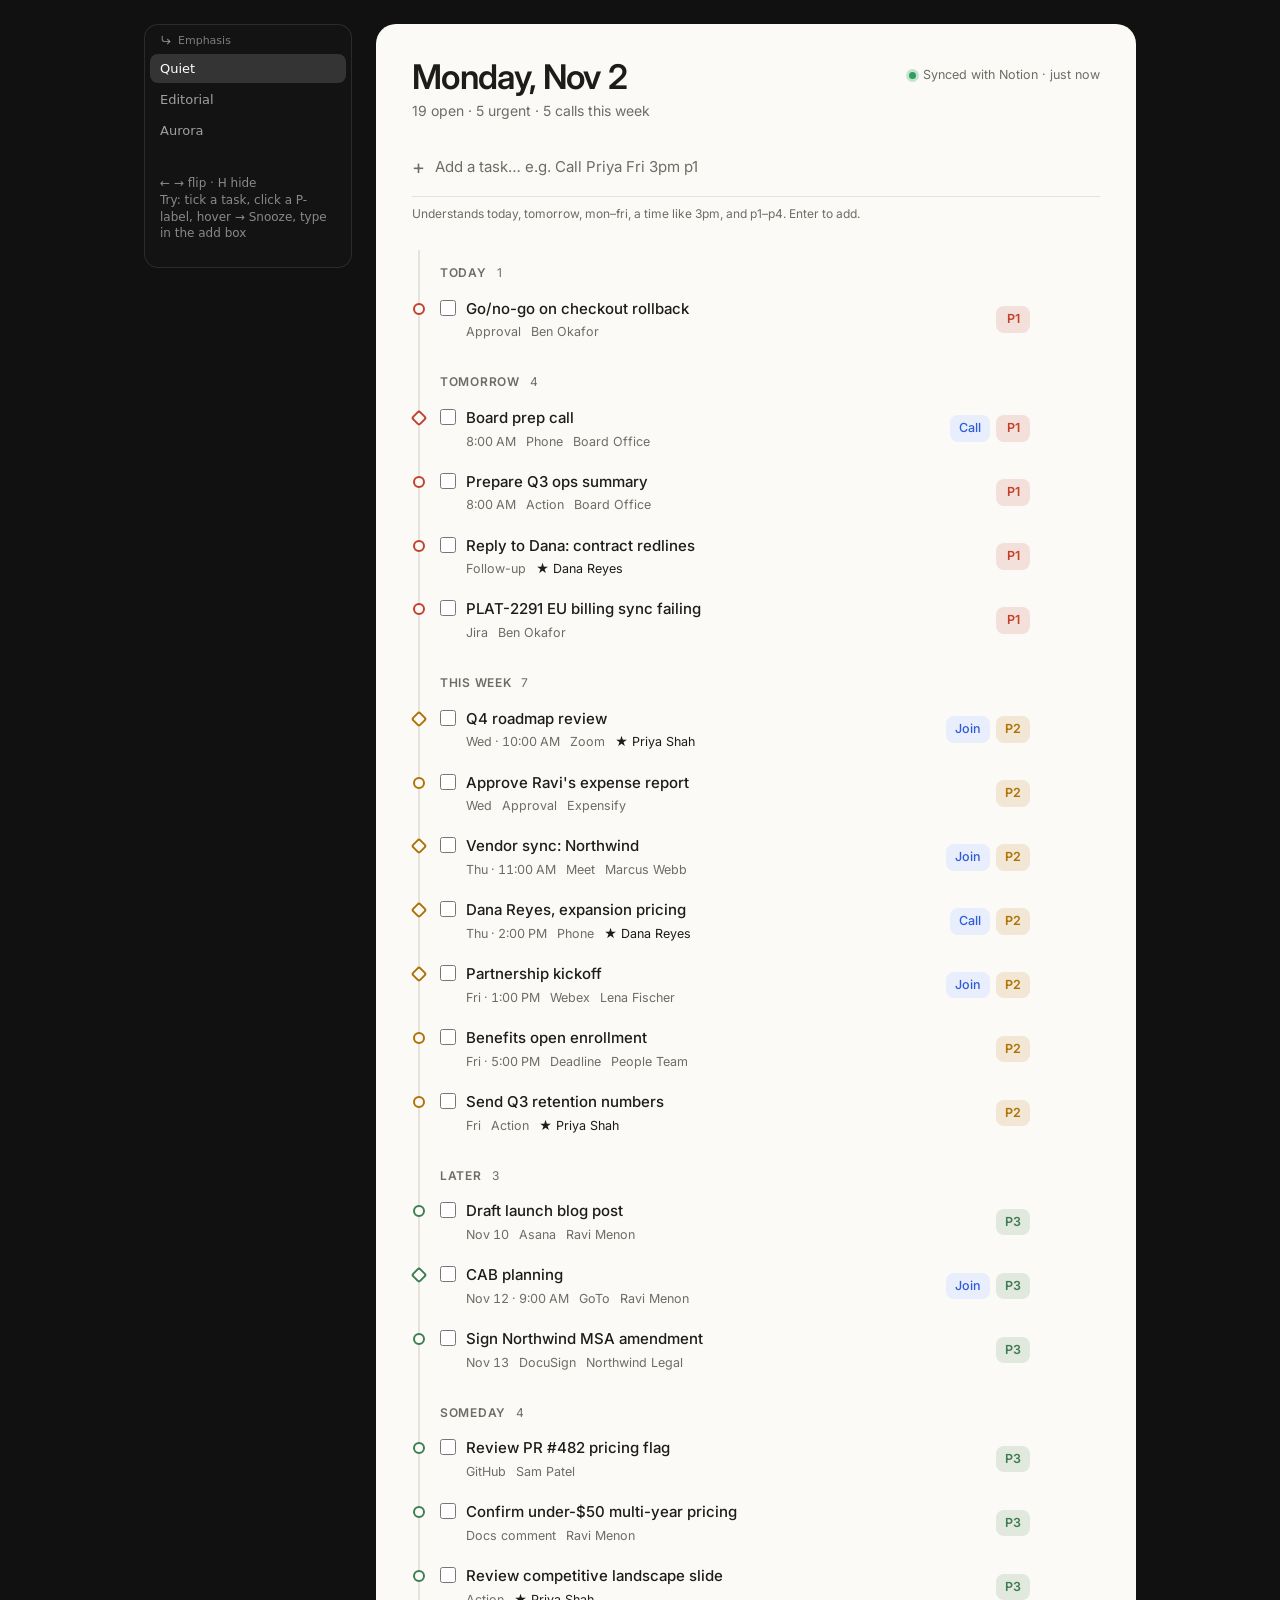
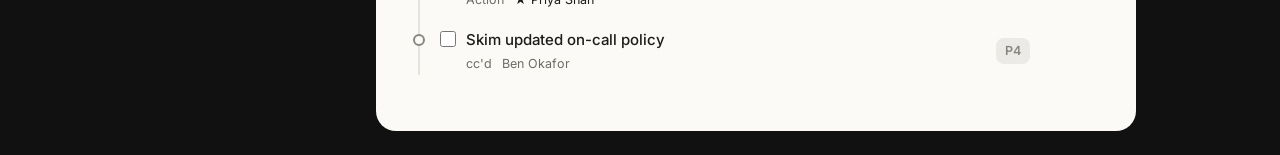
<file: docs/superpowers/specs/assets/today-ui-mockup.html>
<!DOCTYPE html>
<html lang="en">
<head>
<meta charset="utf-8">
<meta name="viewport" content="width=device-width, initial-scale=1">
<title>Inbox to Action: one-surface styles</title>
<link rel="preconnect" href="https://fonts.googleapis.com">
<link href="https://fonts.googleapis.com/css2?family=Fraunces:opsz,wght@9..144,400;9..144,600&family=Inter:wght@400;500;600&family=Geist:wght@400;500;600&family=Geist+Mono:wght@400;500&display=swap" rel="stylesheet">
<style>
  * { box-sizing:border-box; }
  body { margin:0; background:#111; font:14px/1.45 system-ui,-apple-system,sans-serif; }

  /* ---------- picker (outside the design system) ---------- */
  .variant-page { container: variant-page / inline-size; padding:24px; }
  .variant-layout { display:flex; flex-direction:column; gap:16px; max-width:760px; margin-inline:auto; }
  .variant-picker { all:unset; display:none; flex-direction:column; gap:16px; padding:6px; border-radius:14px; background:rgb(20 20 20 / .92); box-shadow:inset 0 0 0 1px rgb(255 255 255 / .1); font:13px/1 system-ui,-apple-system,sans-serif; user-select:none; }
  .variant-picker-group { display:flex; flex-direction:column; gap:2px; }
  .variant-picker-heading { display:flex; align-items:center; gap:6px; padding:4px 10px 6px; font-size:11px; font-weight:500; color:rgb(255 255 255 / .45); }
  .variant-picker button { all:unset; padding:8px 10px; border-radius:8px; color:rgb(255 255 255 / .6); cursor:pointer; white-space:nowrap; }
  .variant-picker button:hover { color:rgb(255 255 255 / .85); }
  .variant-picker button[aria-pressed="true"] { background:rgb(255 255 255 / .14); color:#fff; font-weight:500; }
  .variant-picker button:focus-visible { outline:2px solid rgb(255 255 255 / .7); outline-offset:2px; }
  .variant-picker-select { position:relative; align-self:flex-start; color:#fff; }
  .variant-picker-select select { all:unset; padding:10px 36px 10px 16px; border-radius:999px; background:rgb(20 20 20 / .92); box-shadow:inset 0 0 0 1px rgb(255 255 255 / .15); font:500 13px/1 system-ui,sans-serif; cursor:pointer; }
  .variant-picker-select svg { position:absolute; top:50%; right:14px; translate:0 -50%; pointer-events:none; color:rgb(255 255 255 / .6); }
  .variant-note { font:12px/1.4 system-ui,sans-serif; color:rgb(255 255 255 / .5); padding:2px 10px 8px; }
  @container variant-page (min-width: 992px) {
    .variant-layout { display:grid; grid-template-columns:208px 760px; justify-content:center; gap:24px; align-items:start; max-width:none; }
    .variant-picker { display:flex; position:sticky; top:24px; }
    .variant-picker-select { display:none; }
  }
  .picker-hidden .variant-picker, .picker-hidden .variant-picker-select { display:none !important; }

  /* ---------- the app: shared structure ---------- */
  .app { --r:14px; background:var(--bg); color:var(--text); border-radius:20px; padding:36px 36px 48px; font-family:var(--body); min-width:0; position:relative; }
  .app :focus-visible { outline:2px solid var(--accent); outline-offset:2px; border-radius:6px; }
  .top { display:flex; justify-content:space-between; align-items:flex-start; gap:16px; flex-wrap:wrap; }
  .date { font-family:var(--display); font-size:var(--date-size); line-height:1; letter-spacing:var(--date-track); margin:0; font-weight:var(--date-weight); }
  .date small { display:block; font-family:var(--body); font-size:14px; letter-spacing:0; color:var(--muted); margin-top:10px; font-weight:400; }
  .sync { display:flex; align-items:center; gap:7px; font-size:12.5px; color:var(--muted); font-family:var(--meta); padding-top:6px; }
  .sync i { width:7px; height:7px; border-radius:50%; background:var(--ok); box-shadow:0 0 0 3px color-mix(in oklch, var(--ok) 25%, transparent); }
  .sync.busy i { background:var(--accent); }

  .add { margin:28px 0 8px; display:flex; gap:10px; align-items:center; border-bottom:1px solid var(--line); padding:4px 0 12px; }
  .add label { color:var(--muted); font-size:20px; line-height:1; }
  .add input { flex:1; min-width:0; border:0; background:transparent; color:var(--text); font:inherit; font-size:15px; padding:6px 0; }
  .add input::placeholder { color:var(--muted); }
  .add input:focus { outline:none; }
  .add:focus-within { border-color:var(--accent); }
  .hint { font-size:12px; color:var(--muted); font-family:var(--meta); margin:0 0 20px; }

  .flow { position:relative; }
  .flow::before { content:""; position:absolute; inset-block:8px; inset-inline-start:var(--rail-x); width:var(--rail-w); background:var(--rail); border-radius:2px; }
  .sec { position:relative; padding-top:22px; }
  .sec h2 { margin:0 0 6px; padding-inline-start:var(--content-x); font-family:var(--meta); font-size:var(--sec-size); text-transform:var(--sec-case); letter-spacing:var(--sec-track); color:var(--sec-color); font-weight:var(--sec-weight); display:flex; gap:10px; align-items:baseline; }
  .sec h2 span { color:var(--muted); font-weight:400; }
  .item { position:relative; display:grid; grid-template-columns:minmax(0,1fr) auto; gap:4px 12px; padding:10px 0 10px var(--content-x); border-radius:10px; transition:background-color 150ms ease-out; }
  .item:hover, .item:focus-within { background:var(--hover); }
  .node { position:absolute; inset-inline-start:calc(var(--rail-x) + var(--rail-w)/2 - 6px); top:15px; width:12px; height:12px; border-radius:50%; background:var(--bg); border:2px solid var(--pc); }
  .item.call .node { border-radius:3px; transform:rotate(45deg); }
  .line { display:flex; gap:10px; align-items:baseline; min-width:0; }
  .line input[type=checkbox] { flex:none; width:16px; height:16px; margin:0; translate:0 2px; accent-color:var(--accent); }
  .t { font-weight:var(--t-weight); font-size:var(--t-size); min-width:0; overflow-wrap:anywhere; cursor:pointer; }
  .item.done .t { text-decoration:line-through; color:var(--muted); }
  .item.done .node { background:var(--pc); }
  .meta { grid-column:1; display:flex; flex-wrap:wrap; gap:4px 10px; padding-inline-start:26px; font-size:12.5px; color:var(--muted); font-family:var(--meta); }
  .meta .vip { color:var(--text); }
  .when { font-variant-numeric:tabular-nums; }
  .acts { grid-column:2; grid-row:1 / span 2; display:flex; gap:6px; align-items:center; align-self:center; }
  .btn { border:0; background:transparent; color:var(--muted); font:500 12.5px/1 var(--meta); padding:7px 9px; border-radius:8px; cursor:pointer; text-decoration:none; white-space:nowrap; }
  .btn:hover { background:var(--hover-strong); color:var(--text); }
  .join { color:var(--accent); background:var(--accent-soft); }
  .prio { color:var(--pc); background:color-mix(in oklch, var(--pc) 14%, transparent); font-weight:600; min-width:34px; }
  .snooze { opacity:0; }
  .item:hover .snooze, .item:focus-within .snooze { opacity:1; }
  @media (hover:none) { .snooze { opacity:1; } }
  .p1 { --pc:var(--c1); } .p2 { --pc:var(--c2); } .p3 { --pc:var(--c3); } .p4 { --pc:var(--c4); }

  .menu { position:absolute; z-index:5; background:var(--menu-bg); color:var(--text); border-radius:12px; padding:6px; box-shadow:0 12px 32px rgb(0 0 0 / .25), 0 0 0 1px var(--line); min-width:170px; }
  .menu button { display:flex; width:100%; gap:8px; align-items:center; border:0; background:transparent; color:inherit; font:13px/1.2 var(--body); padding:8px 10px; border-radius:8px; cursor:pointer; text-align:start; }
  .menu button:hover, .menu button:focus-visible { background:var(--hover-strong); outline:none; }
  .menu .dot { width:8px; height:8px; border-radius:50%; background:var(--pc); }
  .menu small { margin-inline-start:auto; color:var(--muted); font-family:var(--meta); }

  .toast { position:fixed; left:50%; bottom:24px; translate:-50% 0; background:var(--toast-bg); color:var(--toast-text); padding:10px 10px 10px 16px; border-radius:12px; display:flex; gap:12px; align-items:center; font:13px/1 var(--body); box-shadow:0 10px 30px rgb(0 0 0 / .3); }
  .toast button { border:0; background:rgb(255 255 255 / .15); color:inherit; font:600 13px/1 var(--body); padding:8px 10px; border-radius:8px; cursor:pointer; }
  .toast[hidden] { display:none; }
  @media (prefers-reduced-motion: no-preference) {
    .item { animation:none; }
    .item.moved { animation:arrive 600ms ease-out; }
    @keyframes arrive { from { background:var(--accent-soft); } to { background:transparent; } }
  }
  @container variant-page (max-width: 560px) {
    .app { padding:24px 18px 36px; }
    .acts { grid-column:1; grid-row:auto; padding-inline-start:26px; }
  }

  /* ---------- style 1: Quiet ---------- */
  .s-quiet { --bg:#fbfaf7; --text:#1d1c1a; --muted:#6f6c66; --line:#e6e3dc; --hover:#f3f1ec; --hover-strong:#ebe8e1; --menu-bg:#fff;
    --accent:#2e5bd8; --accent-soft:#e8eefc; --ok:#2f9e5b; --rail:#e6e3dc; --rail-x:6px; --rail-w:2px; --content-x:28px;
    --c1:#c2412d; --c2:#b07206; --c3:#3f7d52; --c4:#8a877f;
    --display:"Inter",system-ui,sans-serif; --body:"Inter",system-ui,sans-serif; --meta:"Inter",system-ui,sans-serif;
    --date-size:34px; --date-track:-.02em; --date-weight:600; --sec-size:12px; --sec-case:uppercase; --sec-track:.06em; --sec-color:#6f6c66; --sec-weight:600;
    --t-weight:500; --t-size:15px; --toast-bg:#1d1c1a; --toast-text:#fff; }
  @media (prefers-color-scheme: dark) {
    .s-quiet { --bg:#1b1a18; --text:#ecebe7; --muted:#a19e97; --line:#33312d; --hover:#24231f; --hover-strong:#2d2b27; --menu-bg:#262521;
      --accent:#86a8ff; --accent-soft:#25304d; --rail:#33312d; --c1:#ff8a75; --c2:#f0b44c; --c3:#7fca95; --c4:#a19e97; --sec-color:#a19e97; --toast-bg:#ecebe7; --toast-text:#1b1a18; }
    .s-quiet .toast button { background:rgb(0 0 0 / .1); }
  }

  /* ---------- style 2: Editorial ---------- */
  .s-editorial { --bg:#f4efe6; --text:#22201b; --muted:#6e675b; --line:#d9d0c0; --hover:#ece5d8; --hover-strong:#e3dac9; --menu-bg:#fbf8f2;
    --accent:#1f4e8c; --accent-soft:#dde5f1; --ok:#4f7a3a; --rail:#22201b; --rail-x:6px; --rail-w:1px; --content-x:30px;
    --c1:#a2381f; --c2:#9a6a12; --c3:#4f7a3a; --c4:#8b8475;
    --display:"Fraunces",Georgia,serif; --body:"Inter",system-ui,sans-serif; --meta:"Inter",system-ui,sans-serif;
    --date-size:56px; --date-track:-.03em; --date-weight:400; --sec-size:22px; --sec-case:none; --sec-track:-.01em; --sec-color:#22201b; --sec-weight:400;
    --t-weight:500; --t-size:15.5px; --toast-bg:#22201b; --toast-text:#f4efe6; }
  .s-editorial .sec h2 { font-family:"Fraunces",Georgia,serif; font-style:italic; }
  .s-editorial .sec { padding-top:30px; }
  @media (prefers-color-scheme: dark) {
    .s-editorial { --bg:#1e1c18; --text:#efe8da; --muted:#a89f8e; --line:#3b372f; --hover:#27241f; --hover-strong:#312d26; --menu-bg:#2a2721;
      --accent:#8fb4ea; --accent-soft:#22324a; --rail:#efe8da; --c1:#f08a6c; --c2:#e3b35c; --c3:#9cc77f; --c4:#a89f8e; --sec-color:#efe8da; --toast-bg:#efe8da; --toast-text:#1e1c18; }
    .s-editorial .toast button { background:rgb(0 0 0 / .1); }
  }

  /* ---------- style 3: Aurora (modern dark) ---------- */
  .s-aurora { --bg:#09090d; --text:#ededf3; --muted:#8c8ca1; --line:rgb(255 255 255 / .08); --hover:rgb(255 255 255 / .035); --hover-strong:rgb(255 255 255 / .08); --menu-bg:rgb(24 24 32 / .72);
    --accent:#a78bfa; --accent-soft:rgb(167 139 250 / .14); --ok:#34d399; --rail:linear-gradient(rgb(167 139 250 / .7), rgb(34 211 238 / .35) 55%, rgb(255 255 255 / .06)); --rail-x:8px; --rail-w:1px; --content-x:32px;
    --c1:#fb7185; --c2:#fbbf24; --c3:#34d399; --c4:#71717a;
    --display:"Geist","Inter",system-ui,sans-serif; --body:"Geist","Inter",system-ui,sans-serif; --meta:"Geist","Inter",system-ui,sans-serif;
    --date-size:40px; --date-track:-.035em; --date-weight:600; --sec-size:12px; --sec-case:none; --sec-track:0; --sec-color:#c4c4d4; --sec-weight:500;
    --t-weight:500; --t-size:15px; --toast-bg:rgb(24 24 32 / .8); --toast-text:#ededf3;
    background:
      radial-gradient(60% 40% at 15% 0%, rgb(124 92 255 / .22), transparent 70%),
      radial-gradient(50% 35% at 95% 5%, rgb(34 211 238 / .14), transparent 70%),
      #09090d;
    box-shadow:inset 0 0 0 1px rgb(255 255 255 / .06); }
  .s-aurora .date { background:linear-gradient(180deg, #fff 30%, #a9a9c2); -webkit-background-clip:text; background-clip:text; color:transparent; }
  .s-aurora .date small { -webkit-text-fill-color:var(--muted); }
  .s-aurora .when, .s-aurora .hint, .s-aurora .sync span { font-family:"Geist Mono",ui-monospace,monospace; font-size:12px; }
  .s-aurora .sync { padding:6px 12px; border-radius:999px; background:rgb(255 255 255 / .04); box-shadow:inset 0 0 0 1px var(--line); }
  .s-aurora .add { border:0; border-radius:14px; padding:6px 14px; background:rgb(255 255 255 / .04); box-shadow:inset 0 0 0 1px var(--line); transition:box-shadow 150ms ease-out; }
  .s-aurora .add:focus-within { box-shadow:inset 0 0 0 1px rgb(167 139 250 / .6), 0 0 0 4px rgb(167 139 250 / .15); }
  .s-aurora .hint { margin-top:10px; }
  .s-aurora .sec h2 span { font-family:"Geist Mono",ui-monospace,monospace; font-size:11px; padding:2px 7px; border-radius:999px; background:rgb(255 255 255 / .06); }
  .s-aurora .item { border-radius:12px; }
  .s-aurora .item:hover, .s-aurora .item:focus-within { box-shadow:inset 0 0 0 1px var(--line); }
  .s-aurora .node { width:10px; height:10px; inset-inline-start:calc(var(--rail-x) - 4.5px); top:16px; border-width:1.5px; background:#09090d; box-shadow:0 0 12px color-mix(in oklch, var(--pc) 55%, transparent); }
  .s-aurora .btn { border-radius:999px; padding:7px 12px; }
  .s-aurora .join { color:#fff; background:linear-gradient(135deg, #8b5cf6, #6366f1); box-shadow:0 4px 14px rgb(124 92 255 / .35); }
  .s-aurora .join:hover { color:#fff; background:linear-gradient(135deg, #9d74ff, #7477ff); }
  .s-aurora .prio { background:color-mix(in oklch, var(--pc) 12%, transparent); box-shadow:inset 0 0 0 1px color-mix(in oklch, var(--pc) 30%, transparent); }
  .s-aurora .menu, .s-aurora .toast { -webkit-backdrop-filter:blur(16px) saturate(140%); backdrop-filter:blur(16px) saturate(140%); box-shadow:0 20px 50px rgb(0 0 0 / .5), inset 0 0 0 1px rgb(255 255 255 / .1); }
  .s-aurora .toast button { background:rgb(167 139 250 / .2); color:#d9ccff; }
  .s-aurora input[type=checkbox] { accent-color:#8b5cf6; }
  @media (prefers-reduced-motion: no-preference) {
    .s-aurora .sync i { animation:pulse 2.4s ease-in-out infinite; }
    @keyframes pulse { 50% { box-shadow:0 0 0 6px rgb(52 211 153 / 0); } }
  }
</style>
</head>
<body>
<div class="variant-page">
  <div class="variant-layout">
    <nav class="variant-picker" aria-label="Variants">
      <div class="variant-picker-group" role="group" aria-labelledby="vg-emph">
        <span class="variant-picker-heading" id="vg-emph"><svg aria-hidden="true" viewBox="0 0 16 16" width="12" height="12" fill="none" stroke="currentColor" stroke-width="1.5" stroke-linecap="round" stroke-linejoin="round"><path d="M3 3v4a3 3 0 0 0 3 3h7"/><path d="m10 7 3 3-3 3"/></svg>Emphasis</span>
        <button type="button" data-variant="quiet">Quiet</button>
        <button type="button" data-variant="editorial">Editorial</button>
        <button type="button" data-variant="aurora">Aurora</button>
      </div>
      <p class="variant-note">← → flip · H hide<br>Try: tick a task, click a P-label, hover → Snooze, type in the add box</p>
    </nav>
    <div class="variant-picker-select">
      <select aria-label="Variant"><optgroup label="Emphasis"><option value="quiet">Quiet</option><option value="editorial">Editorial</option><option value="aurora">Aurora</option></optgroup></select>
      <svg aria-hidden="true" viewBox="0 0 16 16" width="12" height="12" fill="none" stroke="currentColor" stroke-width="1.5" stroke-linecap="round" stroke-linejoin="round"><path d="m4 6 4 4 4-4"/></svg>
    </div>

    <main class="app s-quiet" id="app">
      <div class="top">
        <h1 class="date">Monday, Nov 2<small id="summary"></small></h1>
        <div class="sync" id="sync" role="status"><i></i><span>Synced with Notion · just now</span></div>
      </div>
      <form class="add" id="addForm" autocomplete="off">
        <label for="addInput" aria-hidden="true">+</label>
        <input id="addInput" aria-label="Add a task" placeholder="Add a task… e.g. Call Priya Fri 3pm p1">
      </form>
      <p class="hint">Understands today, tomorrow, mon–fri, a time like 3pm, and p1–p4. Enter to add.</p>
      <div class="flow" id="flow"></div>
      <div class="toast" id="toast" role="status" hidden><span id="toastMsg"></span><button type="button" id="undo">Undo</button></div>
    </main>
  </div>
</div>

<script>
// Day index: 0 = Mon Nov 2 (today), 1 = Tue, … 4 = Fri, 8 = Mon Nov 10. null = no date.
const DAYNAME = d => d === 0 ? "Today" : d === 1 ? "Tomorrow" : d <= 4 ? ["Mon","Tue","Wed","Thu","Fri"][d] : d === 7 ? "Next Mon" : `Nov ${2 + d}`;
let tasks = [
  {id:1, t:"Go/no-go on checkout rollback", p:1, d:0, kind:"Approval", from:"Ben Okafor"},
  {id:4, t:"Board prep call", p:1, d:1, time:"8:00 AM", call:"Phone", from:"Board Office"},
  {id:5, t:"Prepare Q3 ops summary", p:1, d:1, time:"8:00 AM", kind:"Action", from:"Board Office"},
  {id:2, t:"Reply to Dana: contract redlines", p:1, d:1, kind:"Follow-up", from:"Dana Reyes", vip:1},
  {id:3, t:"PLAT-2291 EU billing sync failing", p:1, d:1, kind:"Jira", from:"Ben Okafor"},
  {id:6, t:"Q4 roadmap review", p:2, d:2, time:"10:00 AM", call:"Zoom", from:"Priya Shah", vip:1},
  {id:7, t:"Approve Ravi's expense report", p:2, d:2, kind:"Approval", from:"Expensify"},
  {id:8, t:"Vendor sync: Northwind", p:2, d:3, time:"11:00 AM", call:"Meet", from:"Marcus Webb"},
  {id:9, t:"Dana Reyes, expansion pricing", p:2, d:3, time:"2:00 PM", call:"Phone", from:"Dana Reyes", vip:1},
  {id:11, t:"Partnership kickoff", p:2, d:4, time:"1:00 PM", call:"Webex", from:"Lena Fischer"},
  {id:12, t:"Benefits open enrollment", p:2, d:4, time:"5:00 PM", kind:"Deadline", from:"People Team"},
  {id:10, t:"Send Q3 retention numbers", p:2, d:4, kind:"Action", from:"Priya Shah", vip:1},
  {id:13, t:"Draft launch blog post", p:3, d:8, kind:"Asana", from:"Ravi Menon"},
  {id:14, t:"CAB planning", p:3, d:10, time:"9:00 AM", call:"GoTo", from:"Ravi Menon"},
  {id:15, t:"Sign Northwind MSA amendment", p:3, d:11, kind:"DocuSign", from:"Northwind Legal"},
  {id:16, t:"Review PR #482 pricing flag", p:3, d:null, kind:"GitHub", from:"Sam Patel"},
  {id:17, t:"Confirm under-$50 multi-year pricing", p:3, d:null, kind:"Docs comment", from:"Ravi Menon"},
  {id:18, t:"Review competitive landscape slide", p:3, d:null, kind:"Action", from:"Priya Shah", vip:1},
  {id:19, t:"Skim updated on-call policy", p:4, d:null, kind:"cc'd", from:"Ben Okafor"},
];
let nextId = 100, lastMoved = null, undoFn = null;
const esc = s => String(s).replace(/[&<>"]/g, c => ({"&":"&amp;","<":"&lt;",">":"&gt;",'"':"&quot;"}[c]));
const mins = t => { const m = /(\d+)(?::(\d+))?\s*(AM|PM)/i.exec(t || ""); return m ? (+m[1] % 12 + (/pm/i.test(m[3]) ? 12 : 0)) * 60 + (+m[2] || 0) : 9999; };
const SECTIONS = [["Today", t => t.d === 0], ["Tomorrow", t => t.d === 1], ["This week", t => t.d >= 2 && t.d <= 4], ["Later", t => t.d > 4], ["Someday", t => t.d === null]];

function render() {
  const open = tasks.filter(t => !t.done).length, urgent = tasks.filter(t => !t.done && t.p === 1).length;
  document.getElementById("summary").textContent = `${open} open · ${urgent} urgent · ${tasks.filter(t => t.call && !t.done && t.d !== null && t.d <= 4).length} calls this week`;
  document.getElementById("flow").innerHTML = SECTIONS.map(([name, f]) => {
    const xs = tasks.filter(f).sort((a, b) => (a.d ?? 99) - (b.d ?? 99) || mins(a.time) - mins(b.time) || a.p - b.p);
    if (!xs.length) return "";
    return `<section class="sec" aria-label="${name}"><h2>${name}<span>${xs.length}</span></h2>` + xs.map(t => {
      const when = [t.d > 1 && t.d !== null ? DAYNAME(t.d) : "", t.time || ""].filter(Boolean).join(" · ");
      const act = t.call ? (t.call === "Phone" ? `<a class="btn join" href="#" aria-label="Call for ${esc(t.t)}">Call</a>` : `<a class="btn join" href="#" aria-label="Join ${esc(t.t)} on ${t.call}">Join</a>`) : "";
      return `<div class="item p${t.p} ${t.call ? "call" : ""} ${t.done ? "done" : ""} ${lastMoved === t.id ? "moved" : ""}" data-id="${t.id}">
        <span class="node" aria-hidden="true"></span>
        <div class="line"><input type="checkbox" id="c${t.id}" ${t.done ? "checked" : ""}><label class="t" for="c${t.id}">${esc(t.t)}</label></div>
        <div class="meta">${when ? `<span class="when">${when}</span>` : ""}<span>${esc(t.call || t.kind || "Task")}</span><span class="${t.vip ? "vip" : ""}">${t.vip ? "★ " : ""}${esc(t.from || "You")}</span></div>
        <div class="acts">${act}<button type="button" class="btn prio" data-menu="prio" aria-haspopup="menu" aria-label="Priority P${t.p}, change">P${t.p}</button><button type="button" class="btn snooze" data-menu="snooze" aria-haspopup="menu">Snooze</button></div>
      </div>`;
    }).join("") + `</section>`;
  }).join("");
  lastMoved = null;
}

function synced(msg, undo) {
  const s = document.getElementById("sync");
  s.classList.add("busy"); s.querySelector("span").textContent = "Saving to Notion…";
  setTimeout(() => { s.classList.remove("busy"); s.querySelector("span").textContent = "Synced with Notion · just now"; }, 500);
  const toast = document.getElementById("toast");
  document.getElementById("toastMsg").textContent = msg; undoFn = undo; toast.hidden = false;
  clearTimeout(toast._t); toast._t = setTimeout(() => toast.hidden = true, 5000);
}
document.getElementById("undo").onclick = () => { if (undoFn) { undoFn(); render(); } document.getElementById("toast").hidden = true; };

const app = document.getElementById("app");
app.addEventListener("change", e => {
  const item = e.target.closest(".item"); if (!item) return;
  const t = tasks.find(x => x.id === +item.dataset.id); t.done = e.target.checked;
  render(); synced(t.done ? `Done: ${t.t}` : `Reopened: ${t.t}`, () => t.done = !t.done);
});

let menu = null;
function closeMenu(focusBack) { if (menu) { const b = menu._btn; menu.remove(); menu = null; if (focusBack) b.focus(); } }
app.addEventListener("click", e => {
  const b = e.target.closest("[data-menu]");
  if (e.target.closest(".menu")) return;
  closeMenu();
  if (!b) return;
  const t = tasks.find(x => x.id === +b.closest(".item").dataset.id);
  menu = document.createElement("div"); menu.className = "menu"; menu.setAttribute("role", "menu"); menu._btn = b;
  if (b.dataset.menu === "prio") {
    menu.innerHTML = [1,2,3,4].map(p => `<button role="menuitem" class="p${p}" data-p="${p}"><span class="dot"></span>P${p} ${["Urgent","This week","Later","FYI"][p-1]}${p === t.p ? "<small>current</small>" : ""}</button>`).join("");
  } else {
    menu.innerHTML = [["Later today", 0], ["Tomorrow", 1], ["Friday", 4], ["Next week", 7], ["Someday (no date)", "none"]].filter(([, d]) => (d === "none" ? null : d) !== t.d)
      .map(([l, d]) => `<button role="menuitem" data-d="${d}">${l}</button>`).join("");
  }
  const r = b.getBoundingClientRect(), ar = app.getBoundingClientRect();
  menu.style.top = (r.bottom - ar.top + 6) + "px"; menu.style.right = (ar.right - r.right) + "px";
  menu.onclick = ev => {
    const it = ev.target.closest("button"); if (!it) return;
    if (it.dataset.p) { const old = t.p; t.p = +it.dataset.p; synced(`Priority → P${t.p}: ${t.t}`, () => t.p = old); }
    else { const old = t.d, oldTime = t.time; t.d = it.dataset.d === "none" ? null : +it.dataset.d; if (!t.call) t.time = undefined; synced(`Snoozed to ${it.textContent}: ${t.t}`, () => { t.d = old; t.time = oldTime; }); }
    lastMoved = t.id; closeMenu(); render();
    document.querySelector(`.item[data-id="${t.id}"] .prio`)?.focus();
  };
  menu.onkeydown = ev => {
    const items = [...menu.querySelectorAll("button")], i = items.indexOf(document.activeElement);
    if (ev.key === "ArrowDown") { ev.preventDefault(); items[(i + 1) % items.length].focus(); }
    if (ev.key === "ArrowUp") { ev.preventDefault(); items[(i - 1 + items.length) % items.length].focus(); }
    if (ev.key === "Escape") { ev.preventDefault(); closeMenu(true); }
  };
  app.appendChild(menu); menu.querySelector("button").focus();
});
document.addEventListener("click", e => { if (!e.target.closest(".app")) closeMenu(); });

document.getElementById("addForm").onsubmit = e => {
  e.preventDefault();
  const input = document.getElementById("addInput"); let s = input.value.trim(); if (!s) return;
  let p = 3, d = null, time;
  s = s.replace(/\bp([1-4])\b/i, (_, n) => { p = +n; return ""; });
  s = s.replace(/\b(\d{1,2})(?::(\d{2}))?\s*(am|pm)\b/i, (_, h, m, a) => { time = `${h}:${m || "00"} ${a.toUpperCase()}`; return ""; });
  const days = {today:0, tomorrow:1, mon:7, tue:1, wed:2, thu:3, fri:4};
  s = s.replace(/\b(today|tomorrow|mon|tue|wed|thu|fri)[a-z]*\b/i, (_, w) => { d = days[w.toLowerCase().slice(0, w.length > 3 && !["today","tomorrow"].includes(w.toLowerCase()) ? 3 : w.length)] ?? days[w.toLowerCase()]; return ""; });
  if (d === null && p <= 2) d = p === 1 ? 0 : 4;
  const t = {id: nextId++, t: s.replace(/\s{2,}/g, " ").trim(), p, d, time, kind: "Added by you", from: "You"};
  if (/^(call|meet)\b/i.test(t.t) && time) { t.call = "Phone"; }
  tasks.push(t); lastMoved = t.id; input.value = ""; render();
  synced(`Added: ${t.t}`, () => tasks = tasks.filter(x => x !== t));
};

// picker
const ids = ["quiet", "editorial", "aurora"], sel = document.querySelector(".variant-picker-select select");
let cur = new URLSearchParams(location.search).get("__variant"); if (!ids.includes(cur)) cur = "quiet";
function go(v) { cur = v; app.className = "app s-" + v; const u = new URL(location); u.searchParams.set("__variant", v); history.replaceState(null, "", u);
  document.querySelectorAll(".variant-picker button").forEach(b => b.setAttribute("aria-pressed", b.dataset.variant === v)); sel.value = v; }
document.querySelectorAll(".variant-picker button").forEach(b => b.onclick = () => go(b.dataset.variant));
sel.onchange = () => go(sel.value);
addEventListener("keydown", e => {
  if (e.defaultPrevented || e.metaKey || e.ctrlKey || e.altKey || e.shiftKey) return;
  if (e.target.closest("input, textarea, select, [contenteditable], .menu")) return;
  const i = ids.indexOf(cur);
  if (["ArrowRight","ArrowDown"].includes(e.key)) { e.preventDefault(); go(ids[(i + 1) % 3]); }
  else if (["ArrowLeft","ArrowUp"].includes(e.key)) { e.preventDefault(); go(ids[(i + 2) % 3]); }
  else if (e.key.toLowerCase() === "h") document.body.classList.toggle("picker-hidden");
});
go(cur); render();
</script>
</body>
</html>
</file>
